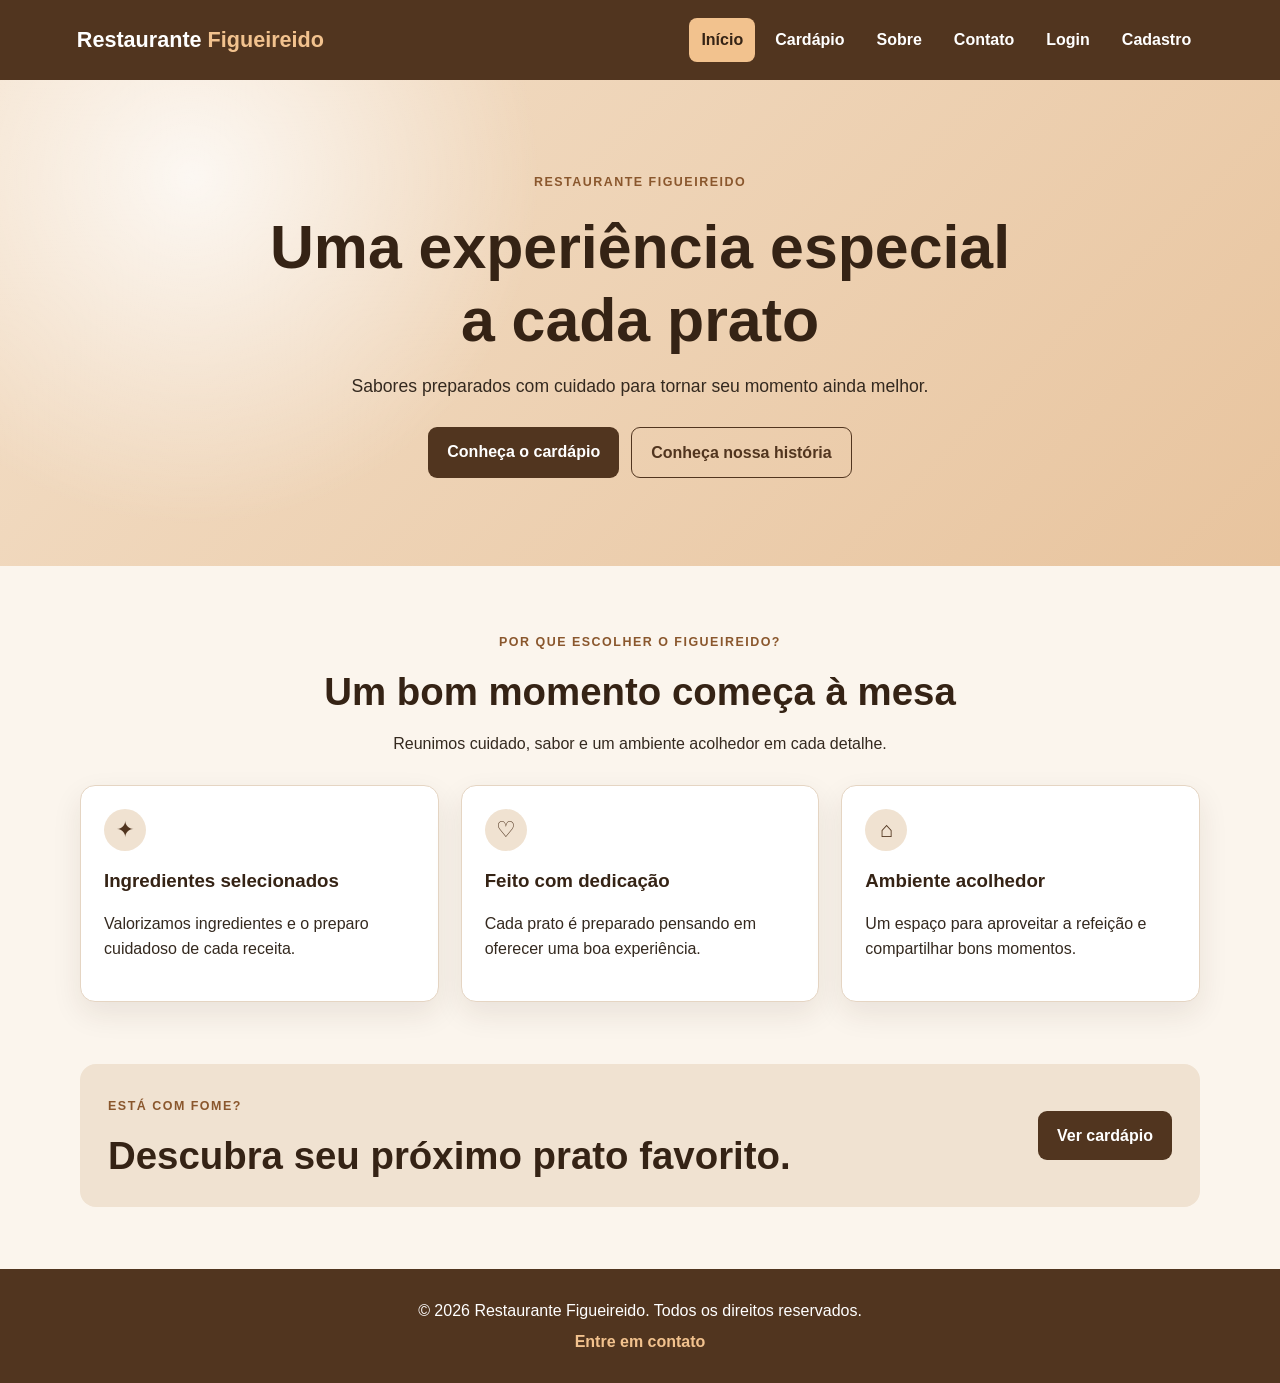
<file: index.html>
<!DOCTYPE html>
<html lang="pt-BR">
<head>
    <meta charset="UTF-8">
    <meta name="viewport" content="width=device-width, initial-scale=1.0">
    <meta name="description" content="Conheça o Restaurante Figueireido, seu cardápio e nossas opções.">
    <title>Restaurante Figueireido | Início</title>
    <link rel="stylesheet" href="CSS/Styles.css">
    <script src="JS/function.js" defer></script>
</head>
<body>
    <header class="topo">
        <a class="logo" href="index.html">Restaurante <span>Figueireido</span></a>
        <nav class="menu" aria-label="Navegação principal">
            <a class="ativo" href="index.html">Início</a>
            <a href="Pages/cardapio.html">Cardápio</a>
            <a href="Pages/sobre.html">Sobre</a>
            <a href="Pages/contato.html">Contato</a>
            <a href="Pages/login.html">Login</a>
            <a href="Pages/Cadastro.html">Cadastro</a>
        </nav>
    </header>

    <main>
        <section class="hero">
            <div class="hero-content">
                <span class="etiqueta">Restaurante Figueireido</span>
                <h1>Uma experiência especial a cada prato</h1>
                <p>Sabores preparados com cuidado para tornar seu momento ainda melhor.</p>
                <div class="hero-acoes">
                    <a href="Pages/cardapio.html" class="btn-primario">Conheça o cardápio</a>
                    <a href="Pages/sobre.html" class="btn-secundario">Conheça nossa história</a>
                </div>
            </div>
        </section>

        <section class="secao container">
            <div class="cabecalho-secao">
                <span class="etiqueta">Por que escolher o Figueireido?</span>
                <h2>Um bom momento começa à mesa</h2>
                <p>Reunimos cuidado, sabor e um ambiente acolhedor em cada detalhe.</p>
            </div>
            <div class="cards">
                <article class="card">
                    <span class="card-icone" aria-hidden="true">✦</span>
                    <h3>Ingredientes selecionados</h3>
                    <p>Valorizamos ingredientes e o preparo cuidadoso de cada receita.</p>
                </article>
                <article class="card">
                    <span class="card-icone" aria-hidden="true">♡</span>
                    <h3>Feito com dedicação</h3>
                    <p>Cada prato é preparado pensando em oferecer uma boa experiência.</p>
                </article>
                <article class="card">
                    <span class="card-icone" aria-hidden="true">⌂</span>
                    <h3>Ambiente acolhedor</h3>
                    <p>Um espaço para aproveitar a refeição e compartilhar bons momentos.</p>
                </article>
            </div>
        </section>

        <section class="chamada container">
            <div>
                <span class="etiqueta">Está com fome?</span>
                <h2>Descubra seu próximo prato favorito.</h2>
            </div>
            <a href="Pages/cardapio.html" class="btn-primario">Ver cardápio</a>
        </section>
    </main>

    <footer class="rodape">
        <p>© 2026 Restaurante Figueireido. Todos os direitos reservados.</p>
        <p><a href="Pages/contato.html">Entre em contato</a></p>
    </footer>
</body>
</html>
</file>
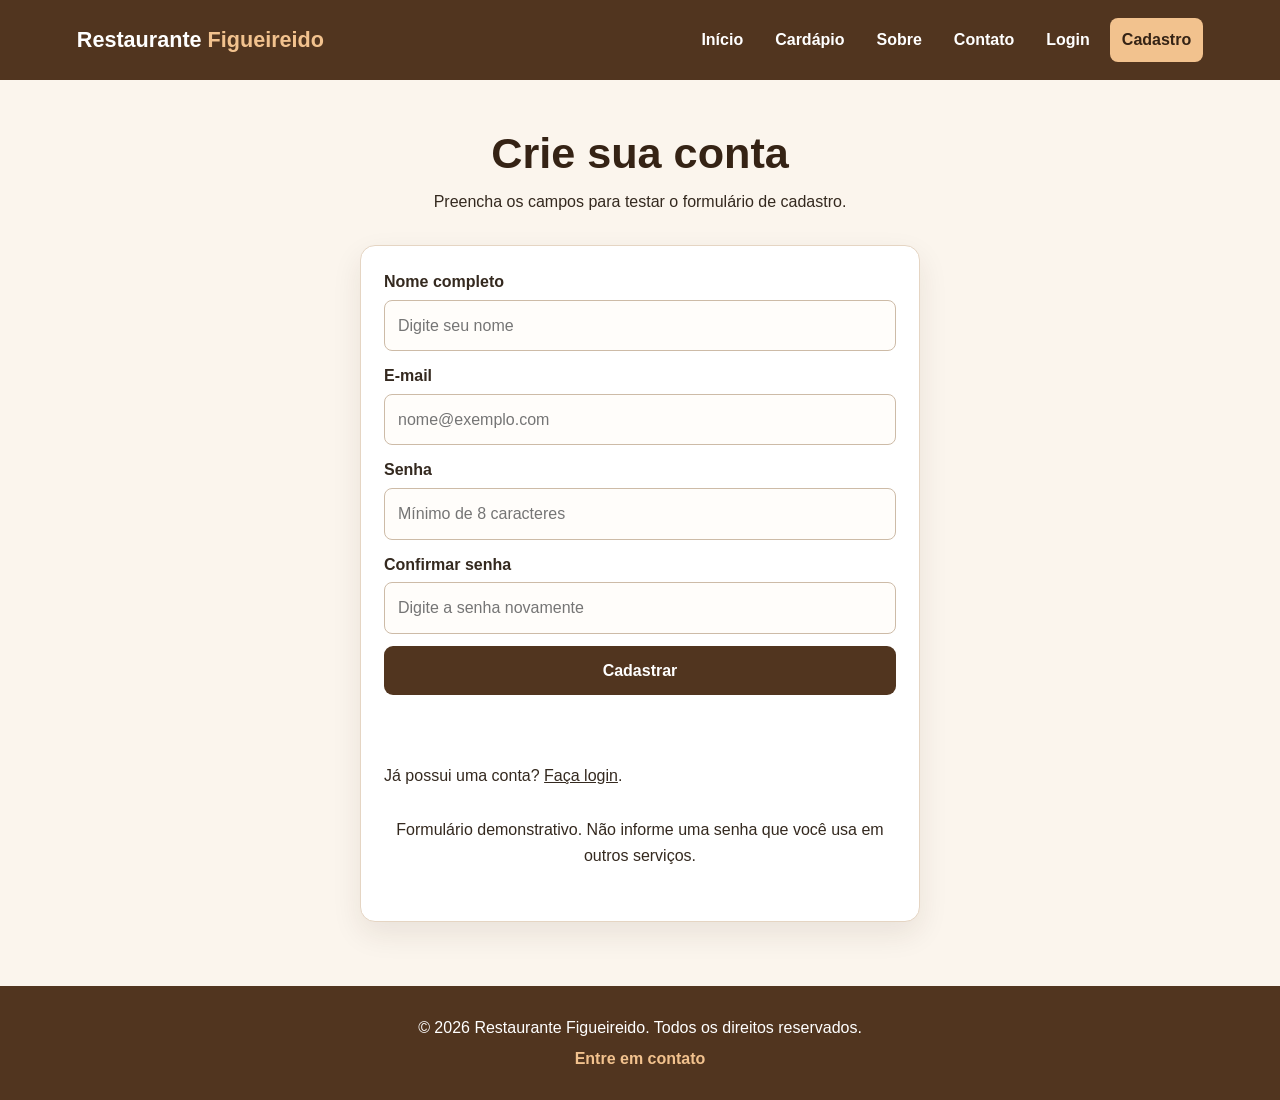
<file: Pages/Cadastro.html>
<!DOCTYPE html>
<html lang="pt-BR">
<head>
    <meta charset="UTF-8">
    <meta name="viewport" content="width=device-width, initial-scale=1.0">
    <title>Cadastro | Restaurante Figueireido</title>
    <link rel="stylesheet" href="../CSS/Styles.css">
    <script src="../JS/function.js" defer></script>
</head>
<body>
    <header class="topo">
        <a class="logo" href="../index.html">Restaurante <span>Figueireido</span></a>
        <nav class="menu" aria-label="Navegação principal">
            <a href="../index.html">Início</a>
            <a href="cardapio.html">Cardápio</a>
            <a href="sobre.html">Sobre</a>
            <a href="contato.html">Contato</a>
            <a href="login.html">Login</a>
            <a class="ativo" href="Cadastro.html">Cadastro</a>
        </nav>
    </header>

    <main class="pagina container">
        <h1 class="titulo-pagina">Crie sua conta</h1>
        <p class="subtitulo-pagina">Preencha os campos para testar o formulário de cadastro.</p>

        <form class="formulario" id="formCadastro">
            <label for="nomeCadastro">Nome completo</label>
            <input id="nomeCadastro" name="nome" type="text" autocomplete="name" placeholder="Digite seu nome" required>

            <label for="emailCadastro">E-mail</label>
            <input id="emailCadastro" name="email" type="email" autocomplete="email" placeholder="nome@exemplo.com" required>

            <label for="senhaCadastro">Senha</label>
            <input id="senhaCadastro" name="senha" type="password" minlength="8" autocomplete="new-password" placeholder="Mínimo de 8 caracteres" required>

            <label for="confirmarSenha">Confirmar senha</label>
            <input id="confirmarSenha" name="confirmarSenha" type="password" minlength="8" autocomplete="new-password" placeholder="Digite a senha novamente" required>

            <button type="submit">Cadastrar</button>
            <p id="mensagemCadastro" class="mensagem" aria-live="polite"></p>
            <p>Já possui uma conta? <a href="login.html">Faça login</a>.</p>
            <p class="subtitulo-pagina">Formulário demonstrativo. Não informe uma senha que você usa em outros serviços.</p>
        </form>
    </main>

    <footer class="rodape">
        <p>© 2026 Restaurante Figueireido. Todos os direitos reservados.</p>
        <p><a href="contato.html">Entre em contato</a></p>
    </footer>
</body>
</html>
</file>
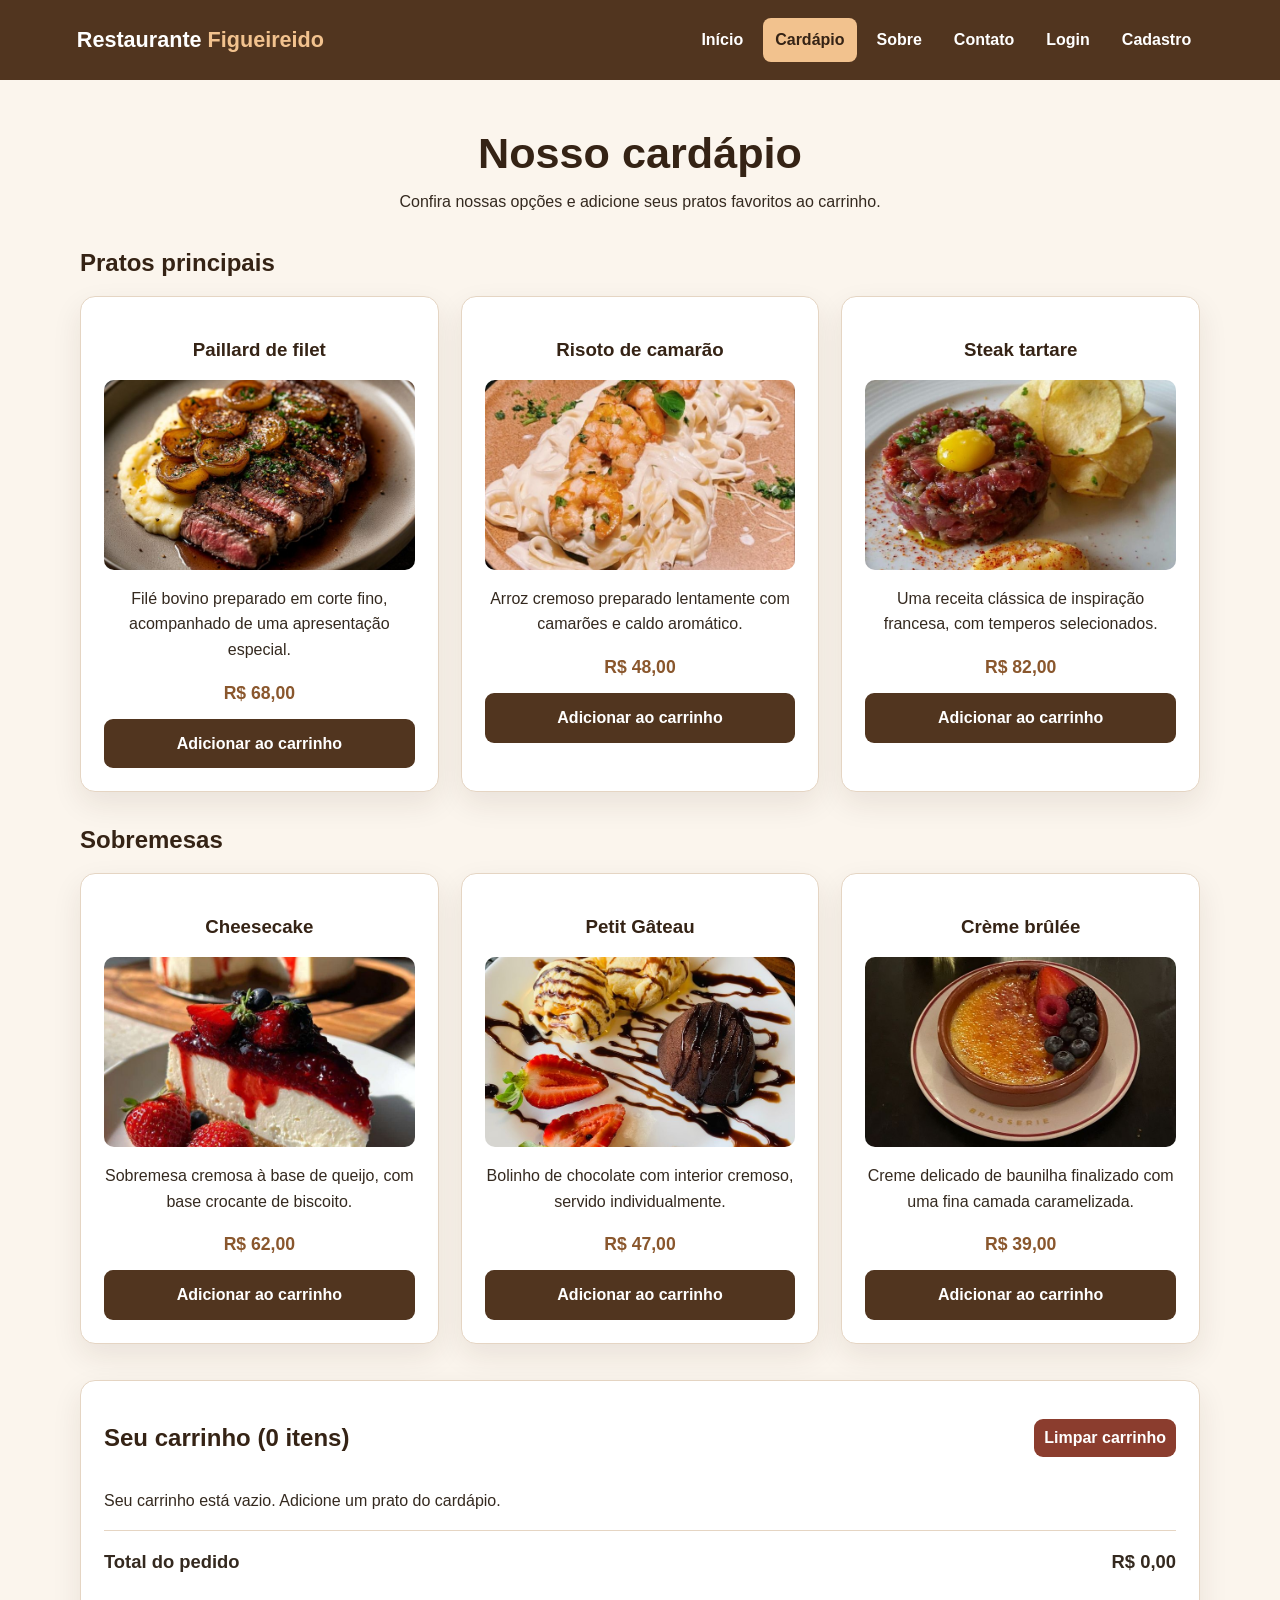
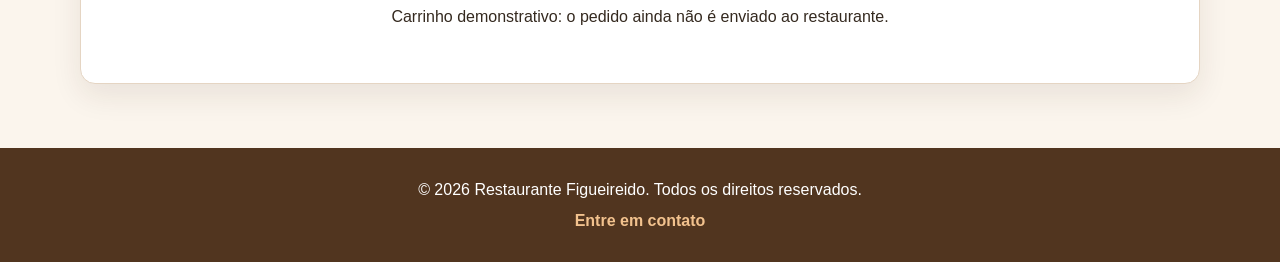
<file: Pages/cardapio.html>
<!DOCTYPE html>
<html lang="pt-BR">
<head>
    <meta charset="UTF-8">
    <meta name="viewport" content="width=device-width, initial-scale=1.0">
    <title>Cardápio | Restaurante Figueireido</title>
    <link rel="stylesheet" href="../CSS/Styles.css">
    <script src="../JS/function.js" defer></script>
</head>
<body>
    <header class="topo">
        <a class="logo" href="../index.html">Restaurante <span>Figueireido</span></a>
        <nav class="menu" aria-label="Navegação principal">
            <a href="../index.html">Início</a>
            <a class="ativo" href="cardapio.html">Cardápio</a>
            <a href="sobre.html">Sobre</a>
            <a href="contato.html">Contato</a>
            <a href="login.html">Login</a>
            <a href="Cadastro.html">Cadastro</a>
        </nav>
    </header>

    <main class="pagina container">
        <h1 class="titulo-pagina">Nosso cardápio</h1>
        <p class="subtitulo-pagina">Confira nossas opções e adicione seus pratos favoritos ao carrinho.</p>

        <section class="secao-cardapio">
            <h2>Pratos principais</h2>
            <div class="grid-cardapio">
                <article>
                    <h3>Paillard de filet</h3>
                    <img src="../Imagens/imagen1.jpg" alt="Prato de Paillard de filet">
                    <p>Filé bovino preparado em corte fino, acompanhado de uma apresentação especial.</p>
                    <span class="preco">R$ 68,00</span>
                    <button type="button" data-adicionar="Paillard de filet">Adicionar ao carrinho</button>
                </article>
                <article>
                    <h3>Risoto de camarão</h3>
                    <img src="../Imagens/imagen2.jpg" alt="Risoto de camarão">
                    <p>Arroz cremoso preparado lentamente com camarões e caldo aromático.</p>
                    <span class="preco">R$ 48,00</span>
                    <button type="button" data-adicionar="Risoto de camarão">Adicionar ao carrinho</button>
                </article>
                <article>
                    <h3>Steak tartare</h3>
                    <img src="../Imagens/imagen3.jpg" alt="Apresentação de steak tartare">
                    <p>Uma receita clássica de inspiração francesa, com temperos selecionados.</p>
                    <span class="preco">R$ 82,00</span>
                    <button type="button" data-adicionar="Steak tartare">Adicionar ao carrinho</button>
                </article>
            </div>
        </section>

        <section class="secao-cardapio">
            <h2>Sobremesas</h2>
            <div class="grid-cardapio">
                <article>
                    <h3>Cheesecake</h3>
                    <img src="../Imagens/imagen4.jpg" alt="Cheesecake com frutas">
                    <p>Sobremesa cremosa à base de queijo, com base crocante de biscoito.</p>
                    <span class="preco">R$ 62,00</span>
                    <button type="button" data-adicionar="Cheesecake">Adicionar ao carrinho</button>
                </article>
                <article>
                    <h3>Petit Gâteau</h3>
                    <img src="../Imagens/imagen5.jpg" alt="Petit gâteau de chocolate">
                    <p>Bolinho de chocolate com interior cremoso, servido individualmente.</p>
                    <span class="preco">R$ 47,00</span>
                    <button type="button" data-adicionar="Petit Gâteau">Adicionar ao carrinho</button>
                </article>
                <article>
                    <h3>Crème brûlée</h3>
                    <img src="../Imagens/imagen6.jpg" alt="Crème brûlée com cobertura caramelizada">
                    <p>Creme delicado de baunilha finalizado com uma fina camada caramelizada.</p>
                    <span class="preco">R$ 39,00</span>
                    <button type="button" data-adicionar="Crème brûlée">Adicionar ao carrinho</button>
                </article>
            </div>
        </section>

        <section class="carrinho" aria-labelledby="titulo-carrinho">
            <div class="carrinho-topo">
                <h2 id="titulo-carrinho">Seu carrinho (<span id="contadorCarrinho">0</span> itens)</h2>
                <button type="button" id="limparCarrinho" class="botao-remover">Limpar carrinho</button>
            </div>
            <div id="itensCarrinho" aria-live="polite"></div>
            <div class="total-carrinho">
                <span>Total do pedido</span>
                <span id="totalCarrinho">R$ 0,00</span>
            </div>
            <p id="mensagemCarrinho" class="mensagem" aria-live="polite"></p>
            <p class="subtitulo-pagina">Carrinho demonstrativo: o pedido ainda não é enviado ao restaurante.</p>
        </section>
    </main>

    <footer class="rodape">
        <p>© 2026 Restaurante Figueireido. Todos os direitos reservados.</p>
        <p><a href="contato.html">Entre em contato</a></p>
    </footer>
</body>
</html>
</file>
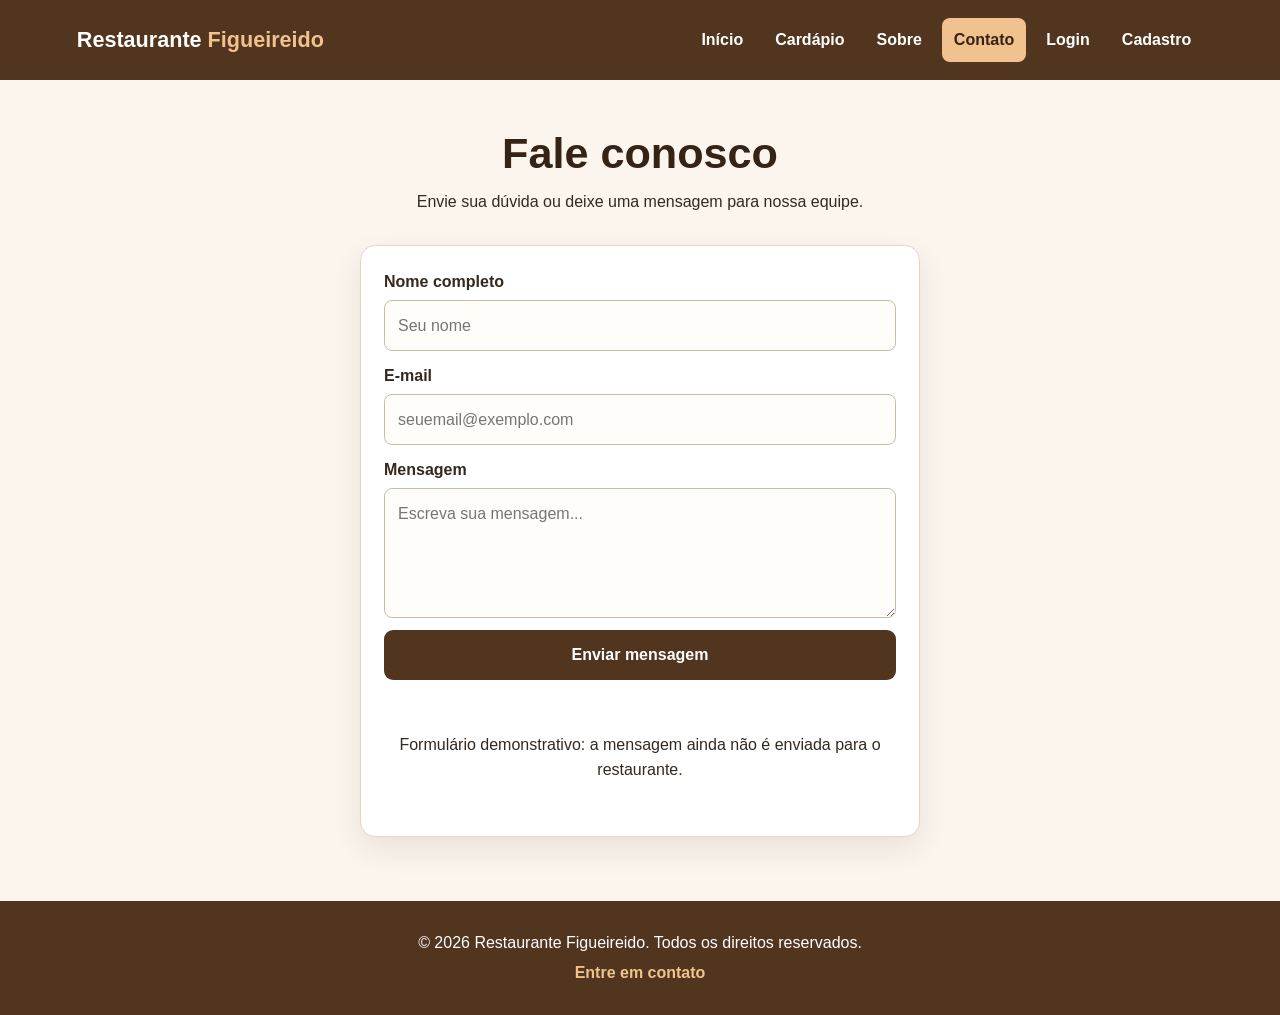
<file: Pages/contato.html>
<!DOCTYPE html>
<html lang="pt-BR">
<head>
    <meta charset="UTF-8">
    <meta name="viewport" content="width=device-width, initial-scale=1.0">
    <title>Contato | Restaurante Figueireido</title>
    <link rel="stylesheet" href="../CSS/Styles.css">
    <script src="../JS/function.js" defer></script>
</head>
<body>
    <header class="topo">
        <a class="logo" href="../index.html">Restaurante <span>Figueireido</span></a>
        <nav class="menu" aria-label="Navegação principal">
            <a href="../index.html">Início</a>
            <a href="cardapio.html">Cardápio</a>
            <a href="sobre.html">Sobre</a>
            <a class="ativo" href="contato.html">Contato</a>
            <a href="login.html">Login</a>
            <a href="Cadastro.html">Cadastro</a>
        </nav>
    </header>

    <main class="pagina container">
        <h1 class="titulo-pagina">Fale conosco</h1>
        <p class="subtitulo-pagina">Envie sua dúvida ou deixe uma mensagem para nossa equipe.</p>

        <form class="formulario" id="formContato">
            <label for="nomeContato">Nome completo</label>
            <input id="nomeContato" name="nome" type="text" autocomplete="name" placeholder="Seu nome" required>

            <label for="emailContato">E-mail</label>
            <input id="emailContato" name="email" type="email" autocomplete="email" placeholder="seuemail@exemplo.com" required>

            <label for="mensagemTexto">Mensagem</label>
            <textarea id="mensagemTexto" name="mensagem" minlength="10" placeholder="Escreva sua mensagem..." required></textarea>

            <button type="submit">Enviar mensagem</button>
            <p id="mensagemContato" class="mensagem" aria-live="polite"></p>
            <p class="subtitulo-pagina">Formulário demonstrativo: a mensagem ainda não é enviada para o restaurante.</p>
        </form>
    </main>

    <footer class="rodape">
        <p>© 2026 Restaurante Figueireido. Todos os direitos reservados.</p>
        <p><a href="contato.html">Entre em contato</a></p>
    </footer>
</body>
</html>
</file>
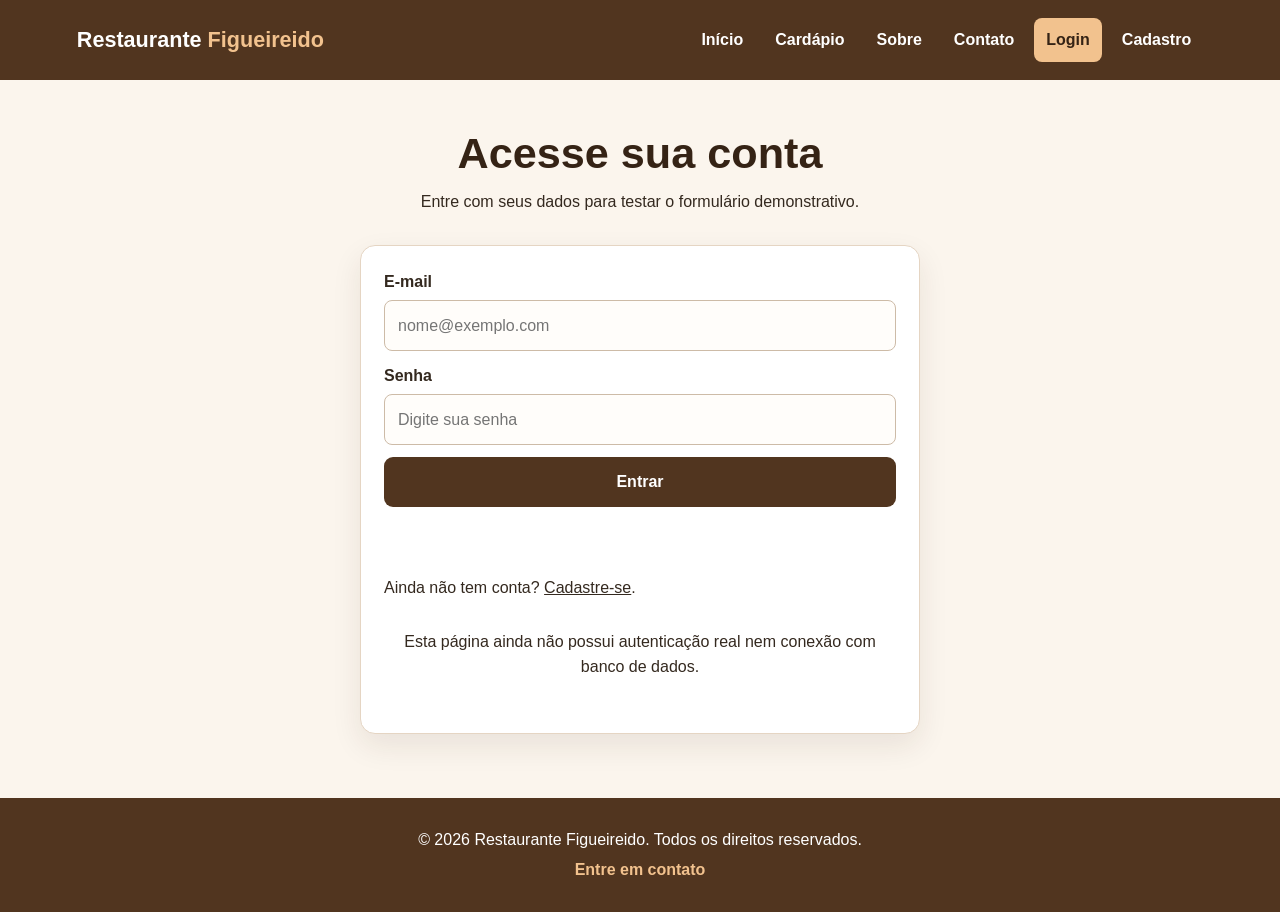
<file: Pages/login.html>
<!DOCTYPE html>
<html lang="pt-BR">
<head>
    <meta charset="UTF-8">
    <meta name="viewport" content="width=device-width, initial-scale=1.0">
    <title>Login | Restaurante Figueireido</title>
    <link rel="stylesheet" href="../CSS/Styles.css">
    <script src="../JS/function.js" defer></script>
</head>
<body>
    <header class="topo">
        <a class="logo" href="../index.html">Restaurante <span>Figueireido</span></a>
        <nav class="menu" aria-label="Navegação principal">
            <a href="../index.html">Início</a>
            <a href="cardapio.html">Cardápio</a>
            <a href="sobre.html">Sobre</a>
            <a href="contato.html">Contato</a>
            <a class="ativo" href="login.html">Login</a>
            <a href="Cadastro.html">Cadastro</a>
        </nav>
    </header>

    <main class="pagina container">
        <h1 class="titulo-pagina">Acesse sua conta</h1>
        <p class="subtitulo-pagina">Entre com seus dados para testar o formulário demonstrativo.</p>

        <form class="formulario" id="formLogin">
            <label for="emailLogin">E-mail</label>
            <input id="emailLogin" name="email" type="email" autocomplete="email" placeholder="nome@exemplo.com" required>

            <label for="senhaLogin">Senha</label>
            <input id="senhaLogin" name="senha" type="password" autocomplete="current-password" placeholder="Digite sua senha" required>

            <button type="submit">Entrar</button>
            <p id="mensagemLogin" class="mensagem" aria-live="polite"></p>
            <p>Ainda não tem conta? <a href="Cadastro.html">Cadastre-se</a>.</p>
            <p class="subtitulo-pagina">Esta página ainda não possui autenticação real nem conexão com banco de dados.</p>
        </form>
    </main>

    <footer class="rodape">
        <p>© 2026 Restaurante Figueireido. Todos os direitos reservados.</p>
        <p><a href="contato.html">Entre em contato</a></p>
    </footer>
</body>
</html>
</file>
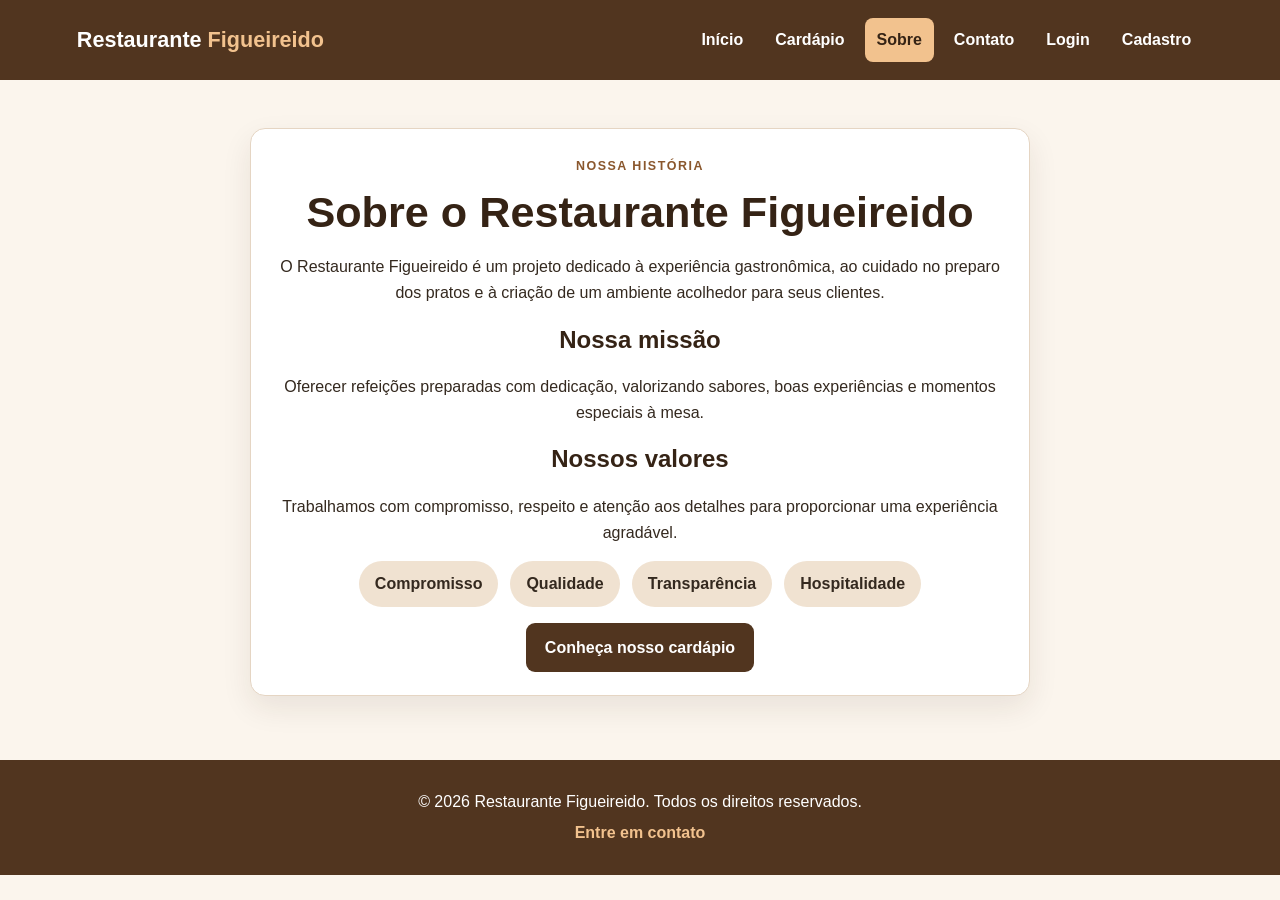
<file: Pages/sobre.html>
<!DOCTYPE html>
<html lang="pt-BR">
<head>
    <meta charset="UTF-8">
    <meta name="viewport" content="width=device-width, initial-scale=1.0">
    <title>Sobre | Restaurante Figueireido</title>
    <link rel="stylesheet" href="../CSS/Styles.css">
    <script src="../JS/function.js" defer></script>
</head>
<body>
    <header class="topo">
        <a class="logo" href="../index.html">Restaurante <span>Figueireido</span></a>
        <nav class="menu" aria-label="Navegação principal">
            <a href="../index.html">Início</a>
            <a href="cardapio.html">Cardápio</a>
            <a class="ativo" href="sobre.html">Sobre</a>
            <a href="contato.html">Contato</a>
            <a href="login.html">Login</a>
            <a href="Cadastro.html">Cadastro</a>
        </nav>
    </header>

    <main class="pagina container">
        <section class="painel texto-central">
            <span class="etiqueta">Nossa história</span>
            <h1 class="titulo-pagina">Sobre o Restaurante Figueireido</h1>
            <p>O Restaurante Figueireido é um projeto dedicado à experiência gastronômica, ao cuidado no preparo dos pratos e à criação de um ambiente acolhedor para seus clientes.</p>

            <h2>Nossa missão</h2>
            <p>Oferecer refeições preparadas com dedicação, valorizando sabores, boas experiências e momentos especiais à mesa.</p>

            <h2>Nossos valores</h2>
            <p>Trabalhamos com compromisso, respeito e atenção aos detalhes para proporcionar uma experiência agradável.</p>

            <ul class="valores-lista">
                <li>Compromisso</li>
                <li>Qualidade</li>
                <li>Transparência</li>
                <li>Hospitalidade</li>
            </ul>

            <a class="btn-primario" href="cardapio.html">Conheça nosso cardápio</a>
        </section>
    </main>

    <footer class="rodape">
        <p>© 2026 Restaurante Figueireido. Todos os direitos reservados.</p>
        <p><a href="contato.html">Entre em contato</a></p>
    </footer>
</body>
</html>
</file>
<file: CSS/Styles.css>
:root {
    --marrom: #51351f;
    --marrom-escuro: #352315;
    --caramelo: #bd8750;
    --creme: #fbf5ed;
    --areia: #f0e2d1;
    --texto: #34291f;
    --branco: #ffffff;
    --borda: #e5d5c3;
    --sombra: 0 12px 30px rgba(53, 35, 21, 0.09);
}

* {
    box-sizing: border-box;
}

html {
    scroll-behavior: smooth;
}

body {
    margin: 0;
    font-family: Arial, Helvetica, sans-serif;
    color: var(--texto);
    background: var(--creme);
    line-height: 1.6;
}

a {
    color: inherit;
}

.topo {
    display: flex;
    justify-content: space-between;
    align-items: center;
    gap: 22px;
    padding: 18px 6%;
    background: var(--marrom);
    color: var(--branco);
}

.logo {
    color: var(--branco);
    font-size: 1.35rem;
    font-weight: 800;
    text-decoration: none;
    white-space: nowrap;
}

.logo span {
    color: #f2c28e;
}

.menu {
    display: flex;
    flex-wrap: wrap;
    align-items: center;
    justify-content: flex-end;
    gap: 8px;
}

.menu a {
    padding: 9px 12px;
    border-radius: 8px;
    color: var(--branco);
    text-decoration: none;
    font-weight: 700;
    transition: background 0.2s ease, color 0.2s ease;
}

.menu a:hover,
.menu a.ativo {
    color: var(--marrom-escuro);
    background: #f2c28e;
}

.hero {
    padding: 88px 7%;
    text-align: center;
    background:
        radial-gradient(circle at 15% 20%, rgba(255,255,255,.8), transparent 30%),
        linear-gradient(135deg, #f3dfc8, #e8c49e);
}

.hero-content {
    max-width: 760px;
    margin: 0 auto;
}

.etiqueta {
    display: inline-block;
    margin-bottom: 10px;
    color: #8a572d;
    font-size: .78rem;
    font-weight: 800;
    letter-spacing: .12em;
    text-transform: uppercase;
}

h1, h2, h3 {
    color: var(--marrom-escuro);
    line-height: 1.2;
}

.hero h1 {
    margin: 8px 0 16px;
    font-size: clamp(2.2rem, 5vw, 3.8rem);
}

.hero p {
    max-width: 620px;
    margin: 0 auto 26px;
    font-size: 1.1rem;
}

.hero-acoes {
    display: flex;
    flex-wrap: wrap;
    justify-content: center;
    gap: 12px;
}

.btn-primario,
.btn-secundario,
button {
    display: inline-block;
    border: 0;
    border-radius: 9px;
    padding: 12px 19px;
    font: inherit;
    font-weight: 700;
    text-align: center;
    text-decoration: none;
    cursor: pointer;
    transition: transform .2s ease, opacity .2s ease, box-shadow .2s ease;
}

.btn-primario,
button {
    color: var(--branco);
    background: var(--marrom);
}

.btn-secundario {
    color: var(--marrom);
    border: 1px solid var(--marrom);
    background: transparent;
}

.btn-primario:hover,
.btn-secundario:hover,
button:hover {
    transform: translateY(-2px);
    opacity: .9;
}

.container {
    width: min(1120px, 90%);
    margin: 0 auto;
}

.secao {
    padding-top: 62px;
    padding-bottom: 62px;
}

.cabecalho-secao {
    max-width: 680px;
    margin: 0 auto 28px;
    text-align: center;
}

.cabecalho-secao h2,
.chamada h2 {
    margin: 6px 0 12px;
    font-size: clamp(1.7rem, 3vw, 2.4rem);
}

.cards,
.grid-cardapio {
    display: grid;
    grid-template-columns: repeat(3, minmax(0, 1fr));
    gap: 22px;
}

.card,
.grid-cardapio article,
.painel,
.formulario,
.carrinho {
    padding: 23px;
    border: 1px solid var(--borda);
    border-radius: 15px;
    background: var(--branco);
    box-shadow: var(--sombra);
}

.card {
    transition: transform .2s ease, box-shadow .2s ease;
}

.card:hover,
.grid-cardapio article:hover {
    transform: translateY(-4px);
    box-shadow: 0 16px 34px rgba(53, 35, 21, .13);
}

.card-icone {
    display: inline-grid;
    width: 42px;
    height: 42px;
    place-items: center;
    border-radius: 50%;
    color: var(--marrom);
    background: var(--areia);
    font-size: 1.35rem;
}

.chamada {
    display: flex;
    align-items: center;
    justify-content: space-between;
    gap: 20px;
    margin-bottom: 62px;
    padding: 28px;
    border-radius: 16px;
    background: var(--areia);
}

.chamada h2 {
    margin-bottom: 0;
}

.pagina {
    padding: 48px 0 64px;
}

.titulo-pagina {
    margin: 0 0 10px;
    text-align: center;
    font-size: clamp(1.8rem, 4vw, 2.7rem);
}

.subtitulo-pagina {
    max-width: 700px;
    margin: 0 auto 30px;
    text-align: center;
}

.secao-cardapio {
    margin-top: 34px;
}

.secao-cardapio h2 {
    margin-bottom: 18px;
}

.grid-cardapio article {
    text-align: center;
}

.grid-cardapio img {
    display: block;
    width: 100%;
    height: 190px;
    margin: 12px 0;
    border-radius: 10px;
    object-fit: cover;
    background: var(--areia);
}

.preco {
    display: block;
    margin: 12px 0;
    color: #8a572d;
    font-size: 1.1rem;
    font-weight: 800;
}

.grid-cardapio button {
    width: 100%;
}

.carrinho {
    margin-top: 36px;
}

.carrinho-topo,
.item-carrinho,
.total-carrinho {
    display: flex;
    align-items: center;
    justify-content: space-between;
    gap: 14px;
}

.item-carrinho {
    padding: 13px 0;
    border-bottom: 1px solid var(--borda);
}

.item-carrinho:last-child {
    border-bottom: 0;
}

.controles-quantidade {
    display: flex;
    align-items: center;
    gap: 8px;
}

.controles-quantidade button,
.botao-remover {
    min-width: 34px;
    padding: 6px 10px;
}

.botao-remover {
    background: #8b3d2e;
}

.total-carrinho {
    margin-top: 14px;
    padding-top: 16px;
    border-top: 1px solid var(--borda);
    font-size: 1.15rem;
    font-weight: 800;
}

.formulario {
    display: flex;
    flex-direction: column;
    gap: 12px;
    width: min(560px, 100%);
    margin: 24px auto 0;
}

.formulario label {
    margin-bottom: -7px;
    font-weight: 700;
}

input,
textarea {
    width: 100%;
    padding: 12px 13px;
    border: 1px solid #cdbba7;
    border-radius: 8px;
    color: var(--texto);
    background: #fffdfa;
    font: inherit;
}

textarea {
    min-height: 130px;
    resize: vertical;
}

input:focus,
textarea:focus {
    outline: 3px solid rgba(189, 135, 80, .25);
    border-color: var(--caramelo);
}

.mensagem {
    min-height: 24px;
    margin: 4px 0 0;
    color: #35633d;
    font-weight: 700;
}

.mensagem.erro {
    color: #9b3028;
}

.texto-central {
    max-width: 780px;
    margin: 0 auto;
    text-align: center;
}

.valores-lista {
    display: flex;
    flex-wrap: wrap;
    justify-content: center;
    gap: 12px;
    padding: 0;
    list-style: none;
}

.valores-lista li {
    padding: 10px 16px;
    border-radius: 30px;
    background: var(--areia);
    font-weight: 700;
}

.rodape {
    padding: 24px 6%;
    color: var(--branco);
    background: var(--marrom);
    text-align: center;
}

.rodape p {
    margin: 5px 0;
}

.rodape a {
    color: #f2c28e;
    font-weight: 700;
    text-decoration: none;
}

.rodape a:hover {
    text-decoration: underline;
}

@media (max-width: 820px) {
    .topo {
        flex-direction: column;
        align-items: center;
    }

    .menu {
        justify-content: center;
    }

    .cards,
    .grid-cardapio {
        grid-template-columns: repeat(2, minmax(0, 1fr));
    }
}

@media (max-width: 560px) {
    .topo {
        padding: 16px 4%;
    }

    .menu {
        gap: 4px;
    }

    .menu a {
        padding: 8px;
        font-size: .9rem;
    }

    .hero {
        padding: 62px 6%;
    }

    .cards,
    .grid-cardapio {
        grid-template-columns: 1fr;
    }

    .chamada,
    .carrinho-topo,
    .item-carrinho,
    .total-carrinho {
        align-items: stretch;
        flex-direction: column;
    }

    .hero-acoes a {
        width: 100%;
    }
}
</file>
